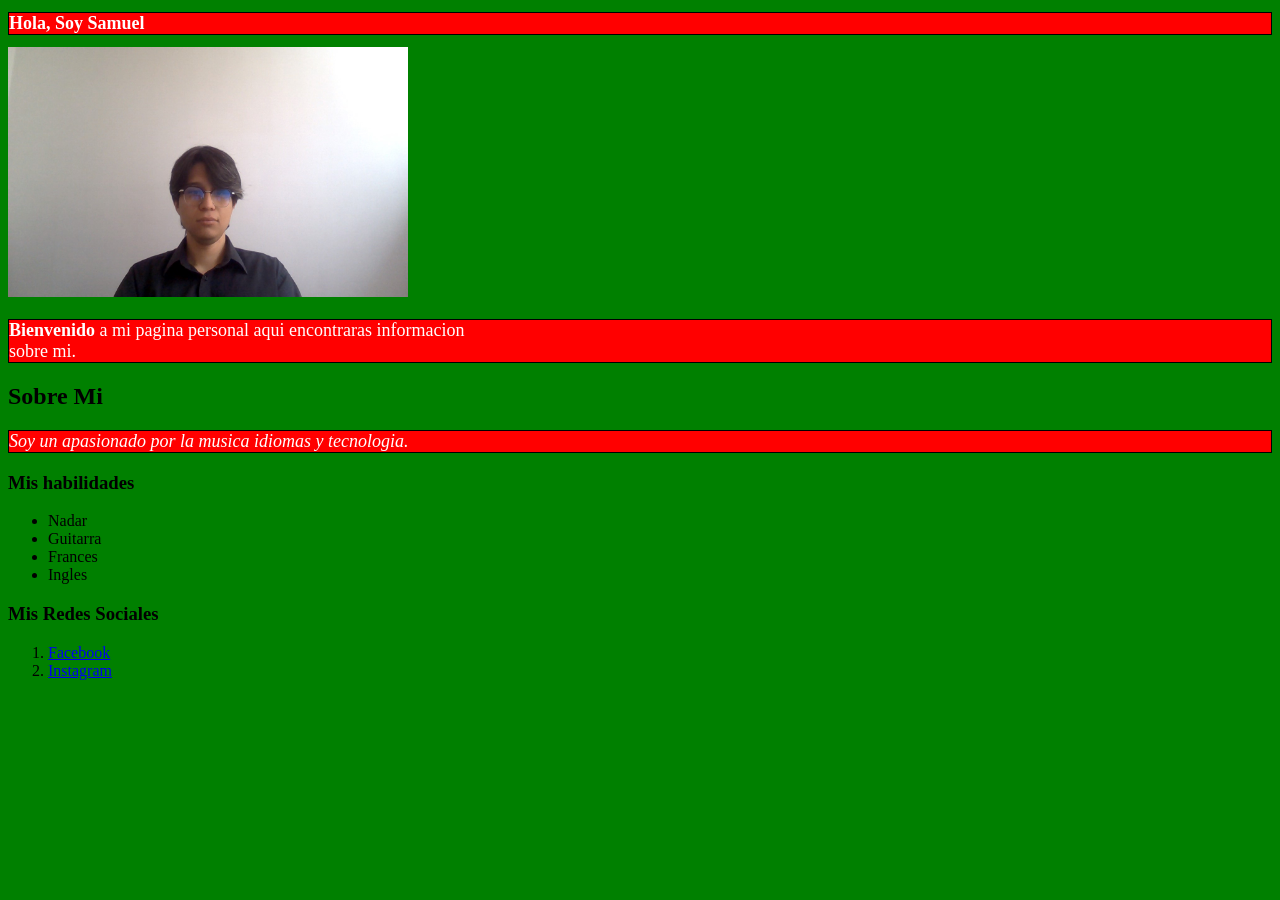
<file: index.html>
<!DOCTYPE html>
<html lang="en">
<head>
    <meta charset="UTF-8">
    <meta name="viewport" content="width=device-width, initial-scale=1.0">
    <title>Samuel Cardenas</title>
        <style>
        h1, p {
            border: 1px solid black;
        }
    </style>
    <link rel="stylesheet" href="stylesheet.css">
</head>
<body style="background: green;">
    <h1>Hola, Soy Samuel</h1>
    <img src="foto_sc.jpg" alt="imagen Samuel Cardenas" >
    <p><strong>Bienvenido</strong> a mi pagina personal aqui encontraras informacion <br> sobre mi.</p>
    <h2>Sobre Mi</h2>
    <p><em>Soy un apasionado por la musica idiomas y tecnologia.</em></p>
    <h3>Mis habilidades</h3>
    <ul>
      <li>Nadar</li>
      <li>Guitarra</li>
      <li>Frances</li>
      <li>Ingles</li>
    </ul>

    <h3>Mis Redes Sociales</h3>
    <ol>
      <li><a target="_blank" href="https://www.facebook.com/share/1Czo6vby97/">Facebook</a></li>
      <li><a target="_blank" href="https://www.instagram.com/samuel_cardenas14?igsh=MTlmeW04cnpqYzN3cQ==">Instagram</a></li>
    <ol>
</body>
</html>
</file>
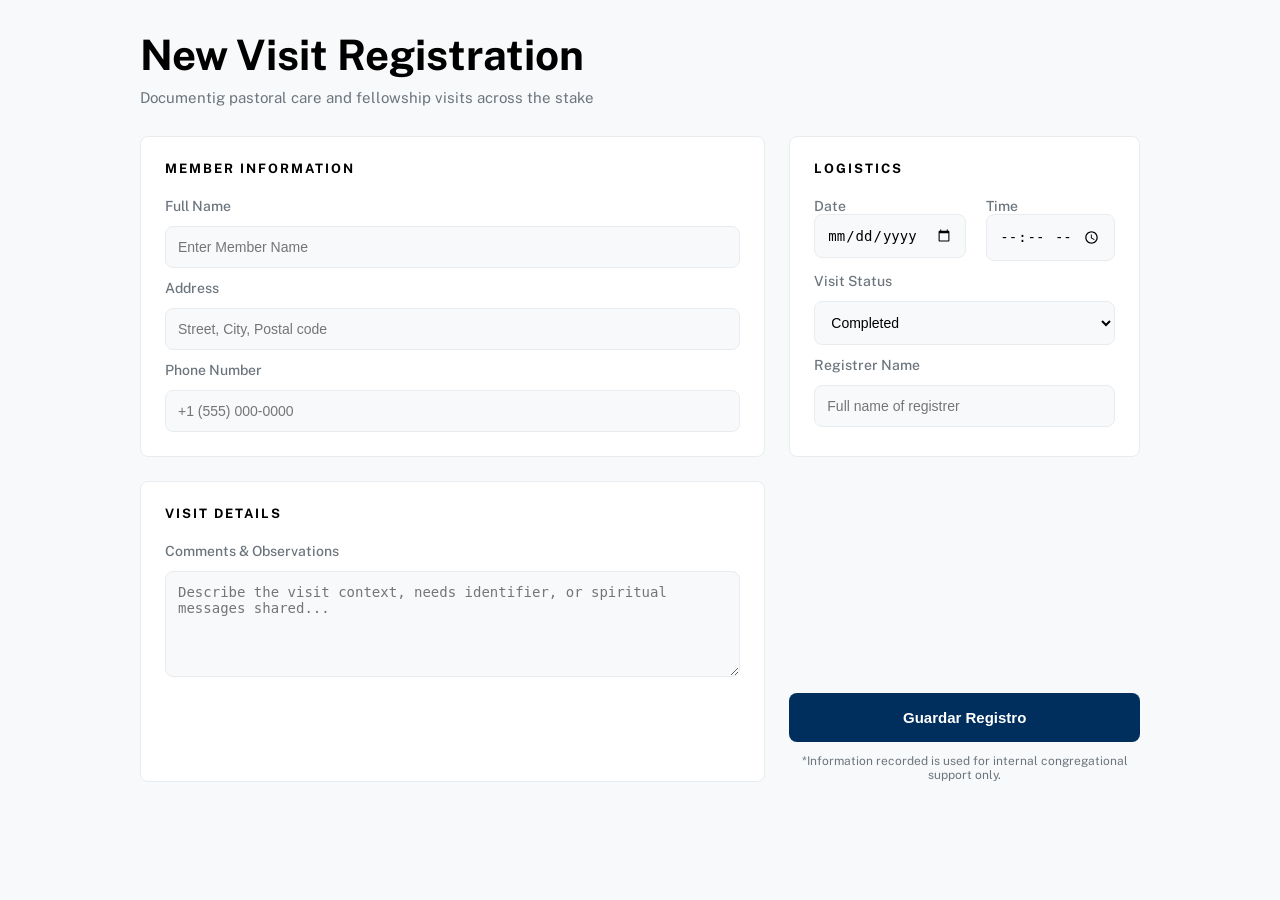
<file: Dia-3/index.html>
<!doctype html>
<html lang="en">
  <head>
    <meta charset="UTF-8" />
    <meta name="viewport" content="width=device-width, initial-scale=1.0" />
    <title>Formulario Sud</title>
    <link rel="stylesheet" href="styles.css" />
    <link rel="preconnect" href="https://fonts.googleapis.com">
    <link rel="preconnect" href="https://fonts.gstatic.com" crossorigin>
    <link href="https://fonts.googleapis.com/css2?family=Public+Sans:ital,wght@0,100..900;1,100..900&display=swap" rel="stylesheet">
  </head>
  <body>
    <div class="cajas">
      <h1>New Visit Registration</h1>
      <p class="subtitulo">Documentig pastoral care and fellowship visits across the stake</p>
      <form action="">
        <div class="caja1">
          <h2>MEMBER INFORMATION</h2>
          <label for="name">Full Name</label>
          <input
            type="text"
            id="name"
            name="name"
            placeholder="Enter Member Name"
          />
          <label for="address">Address</label>
          <input
            type="text"
            id="address"
            name="address"
            placeholder="Street, City, Postal code"
          />
          <label for="number">Phone Number</label>
          <input
            type="text"
            id="number"
            name="number"
            placeholder="+1 (555) 000-0000"
          />
        </div>

        <div class="caja2">
          <h2>LOGISTICS</h2>
          <div class="fila">
            <div class="campo">
              <label for="date">Date</label>
              <input type="date" id="date" name="date" />
            </div>
            <div class="campo">
              <label for="time">Time</label>
              <input type="time" id="time" name="time" />
            </div>
          </div>
          <label for="status">Visit Status</label>
          <select id="status" name="status">
            <option value="yes">Completed</option>
            <option value="no">No completed</option>
          </select>
          <label for="registrer">Registrer Name</label>
          <input
            type="text"
            id="registrer"
            name="registrer"
            placeholder="Full name of registrer"
          />
        </div>

        <div class="caja3">
          <h2>VISIT DETAILS</h2>
          <label for="comments">Comments & Observations</label>
          <textarea
            rows="5"
            name="comments"
            id="comments"
            placeholder="Describe the visit context, needs identifier, or spiritual messages shared..."></textarea>
        </div>

        <div class="caja4">
          <div class="mapa">
          <iframe
            src="https://www.google.com/maps/embed?pb=!1m14!1m12!1m3!1d31809.46363705142!2d-74.0818944!3d4.7382528!2m3!1f0!2f0!3f0!3m2!1i1024!2i768!4f13.1!5e0!3m2!1ses!2sco!4v1777740330560!5m2!1ses!2sco"
            style="border: 0"
            allowfullscreen=""
            loading="lazy"
            referrerpolicy="no-referrer-when-downgrade"
            frameborder="0"
          >
          </iframe>
          </div>
          <button type="submit">Guardar Registro</button>
          <p>
            *Information recorded is used for internal congregational support
            only.
          </p>
        </div>
      </form>
    </div>
  </body>
</html>
</file>
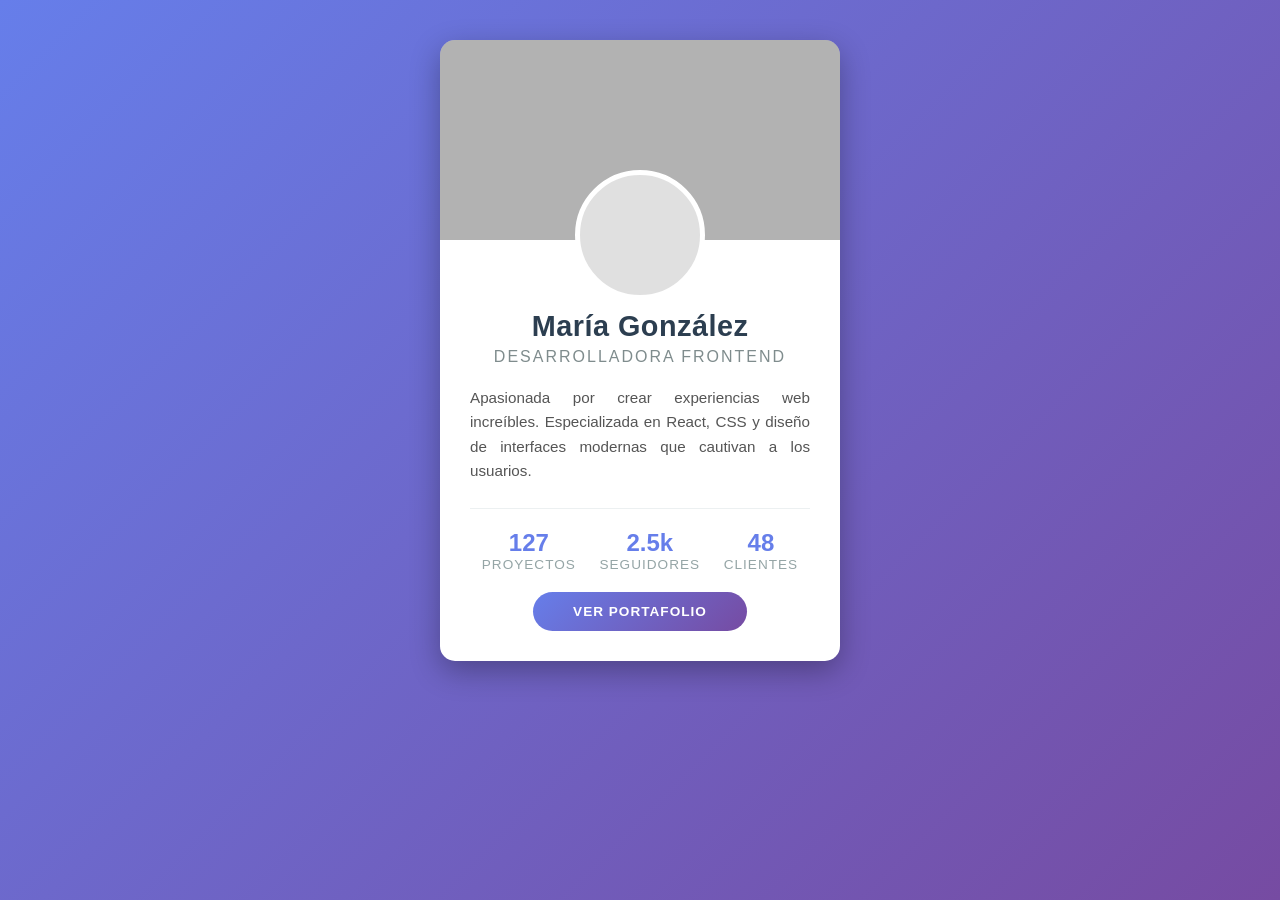
<file: dia2.html>
<html lang="es">
<head>
  <meta charset="UTF-8">
  <meta name="viewport" content="width=device-width, initial-scale=1.0">
  <title>Tarjeta de Perfil</title>
  <style>
    body {
      font-family: 'Segoe UI', Tahoma, Geneva, Verdana, sans-serif;
      background: linear-gradient(135deg, #667eea 0%, #764ba2 100%);
      padding: 40px;
      margin: 0;
    }

    .tarjeta {
      max-width: 400px;
      margin: 0 auto;
      background-color: white;
      border-radius: 15px;
      overflow: hidden;
      box-shadow: 0 10px 30px rgba(0, 0, 0, 0.3);
    }

    .cabecera {
      background-image: 
        linear-gradient(rgba(0, 0, 0, 0.3), rgba(0, 0, 0, 0.3)),
        url('https://images.unsplash.com/photo-1557683316-973673baf926');
      background-size: cover;
      background-position: center;
      height: 200px;
      position: relative;
    }

    .avatar {
      width: 120px;
      height: 120px;
      background-color: #e0e0e0;
      border-radius: 50%;
      position: absolute;
      bottom: -60px;
      left: 50%;
      transform: translateX(-50%);
      border: 5px solid white;
      background-image: url('https://i.pravatar.cc/120');
      background-size: cover;
      background-position: center;
    }

    .contenido {
      padding: 70px 30px 30px;
      text-align: center;
    }

    .nombre {
      font-size: 1.8rem;
      font-weight: 700;
      color: #2c3e50;
      margin: 0 0 5px 0;
      letter-spacing: 0.5px;
    }

    .profesion {
      font-size: 1rem;
      font-weight: 400;
      color: #7f8c8d;
      text-transform: uppercase;
      letter-spacing: 2px;
      margin: 0 0 20px 0;
    }

    .descripcion {
      font-size: 0.95rem;
      line-height: 1.6;
      color: #555;
      text-align: justify;
      margin: 0 0 25px 0;
    }

    .estadisticas {
      display: flex;
      justify-content: space-around;
      border-top: 1px solid #ecf0f1;
      padding-top: 20px;
    }

    .stat {
      text-align: center;
    }

    .stat-numero {
      font-size: 1.5rem;
      font-weight: 700;
      color: #667eea;
      display: block;
    }

    .stat-label {
      font-size: 0.85rem;
      color: #95a5a6;
      text-transform: uppercase;
      letter-spacing: 1px;
      margin-top: 5px;
    }

    .boton {
      background: linear-gradient(135deg, #667eea 0%, #764ba2 100%);
      color: white;
      text-decoration: none;
      padding: 12px 40px;
      border-radius: 25px;
      display: inline-block;
      margin-top: 20px;
      font-weight: 600;
      text-transform: uppercase;
      letter-spacing: 1px;
      font-size: 0.85rem;
      transition: transform 0.3s;
    }

    .boton:hover {
      transform: translateY(-2px);
      text-shadow: 0 2px 4px rgba(0, 0, 0, 0.2);
    }
  </style>
</head>
<body>
  <div class="tarjeta">
    <div class="cabecera">
      <div class="avatar"></div>
    </div>
    <div class="contenido">
      <h2 class="nombre">María González</h2>
      <p class="profesion">Desarrolladora Frontend</p>
      <p class="descripcion">
        Apasionada por crear experiencias web increíbles. Especializada en React, 
        CSS y diseño de interfaces modernas que cautivan a los usuarios.
      </p>
      <div class="estadisticas">
        <div class="stat">
          <span class="stat-numero">127</span>
          <span class="stat-label">Proyectos</span>
        </div>
        <div class="stat">
          <span class="stat-numero">2.5k</span>
          <span class="stat-label">Seguidores</span>
        </div>
        <div class="stat">
          <span class="stat-numero">48</span>
          <span class="stat-label">Clientes</span>
        </div>
      </div>
      <a href="#" class="boton">Ver Portafolio</a>
    </div>
  </div>
</body>
</html>
</file>
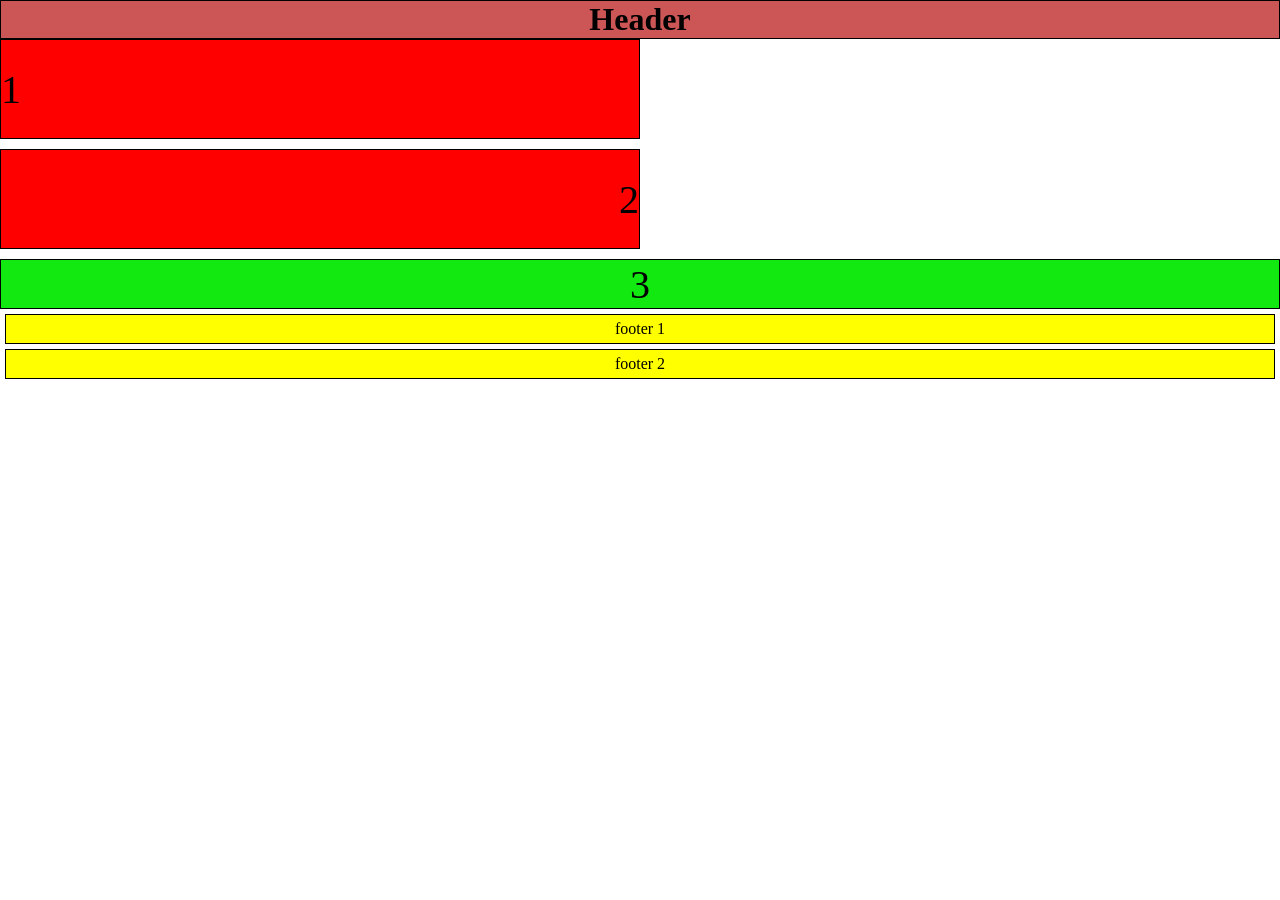
<file: Dia-4/layout.html>
<!DOCTYPE html>
<html lang="en">
<head>
    <meta charset="UTF-8">
    <meta name="viewport" content="width=device-width, initial-scale=1.0">
    <title>Document</title>
    <link rel="stylesheet" href="layout.css">
</head>
<body>

    <header>
        <h1>Header</h1>
    </header>

    <main>
       <div class="contenedor">
        <div class="caja-1">
            1
        </div>
        <div class="caja-2">
            2
        </div>
        <div class="caja-3">
            3
        </div>
       </div>
    </main>

    <footer class="footer1">
        footer 1
    </footer>
    <footer class="footer2">
        footer 2
    </footer>
</body>
</html>
</file>
<file: stylesheet.css>
p, h1 {
    color: white;
    background-color: red;
    font-size: 18px;
}

img {
    width: 400px;
    height: 250px;
}
</file>
<file: Dia-3/styles.css>
* {
    padding: 0px;
    margin: 0px;
    box-sizing: border-box;
}

h1 {
    font-size: 42px;
    font-weight: 700;
    margin-bottom: 10px;
}

h2 {
    font-size: 13px;
    letter-spacing: 2px;
    margin-bottom: 10px;
}

label {
    font-size: 14px;
    color: #6C757D;
    font-weight: 500;
}

form {
    display: grid;
    grid-template-columns: 2fr 1fr;
    gap: 24px;
}

.cajas {
    max-width: 1000px;
    margin: 0 auto;
}

body {
    background-color: #f8f9fa;
    padding: 30px;
    font-family: "Public Sans", sans-serif;
    color: 002e5d;
}

.caja1, .caja2, .caja3 {
    background-color: white;
    border: 1px solid #E9ECEF;
    border-radius: 8px;
    padding: 24px;
    display: flex;
    flex-direction: column;
    gap: 12px;
}

.caja4 {
    display: flex;
    flex-direction: column;
    gap: 12px;
}

input, select, textarea {
    width: 100%;
    padding: 12px;
    border: 1px solid #E9ECEF;
    border-radius: 8px;
    background-color: #f8f9fa;
    font-size: 14px;
}

.fila {
    display: grid;
    grid-template-columns: 1fr 1fr;
    gap: 20px;
}

.campo {
    display: flex;
    flex-direction: column;
}

.mapa {
    height: 200px;
    border-radius: 10px;
    overflow: hidden;
}

.mapa iframe{
    width: 100%;
    height: 100%;
}

button {
    width: 100%;
    padding: 16px;
    background-color: #002e5d;
    color: white;
    border: none;
    border-radius: 8px;
    font-size: 15px;
    font-weight: 600;
}

.caja4 p {
    font-size: 12px;
    color: #6C757D;
    text-align: center;
}

.subtitulo {
    color: #6C757D;
    margin-bottom: 30px;
    font-size: 15px;
}
</file>
<file: Dia-4/layout.css>
*{
    padding: 0;
    margin: 0;
    box-sizing: border-box;
}

h1 {
    border: black solid 1px;
    background-color: rgb(204, 85, 85);
    display: flex;
    justify-content: center;
}

.caja-1 {
    background-color: red;
    border: black solid 1px;
    height: 50px;
    display: flex;
    justify-content: left;
    align-items: center;
    font-size: 40px;
}

.caja-2 {
    background-color: aquamarine;
    border: black solid 1px;
    height: 50px;
    display: flex;
    justify-content: center;
    align-items: center;
    font-size: 40px;

}

.caja-3 {
    background-color: red;
    border: black solid 1px;
    height: 50px;
    display: flex;
    justify-content: right;
    align-items: center;
    font-size: 40px;

}

.footer1 {
    border: black solid 1px;
    background-color: yellow;
    height: 30px;
    display: flex;
    justify-content: center;
    align-items: center;
}

.footer2 {
    border: black solid 1px;
    background-color: yellow;
    height: 30px;
    display: flex;
    justify-content: center;
    align-items: center;

}

/* --- MOBILE FIRST BREAKPOINTS --- */
 
/* Small (sm) - 640px */
@media (min-width: 640px) {

        .contenedor {
        display: flex;
        flex-wrap: wrap;
        gap: 10px;
    }

        .caja-1, .caja-2 {
        width: 50%;
    }

    .caja-3 {
        width: 100%;
    }
        h1 {
        border: black solid 1px;
        background-color: rgb(204, 85, 85);
        display: flex;
        justify-content: center;
    }

    .caja-1 {
        background-color: red;
        border: black solid 1px;
        height: 100px;
        display: flex;
        justify-content: left;
        align-items: center;
        font-size: 40px;
    }

    .caja-2 {
        background-color: red;
        border: black solid 1px;
        height: 100px;
        display: flex;
        justify-content: right;
        align-items: center;
        font-size: 40px;
    }

    .caja-3 {
        background-color: rgb(17, 233, 17);
        border: black solid 1px;
        height: 50px;
        display: flex;
        justify-content: center;
        align-items: center;
        font-size: 40px;

    }

    .footer1 {
        border: black solid 1px;
        margin: 5px;
        background-color: yellow;
        height: 30px;
        display: flex;
        justify-content: center;
        align-items: center;
    }

    .footer2 {
        border: black solid 1px;
        margin: 5px;
        background-color: yellow;
        height: 30px;
        display: flex;
        justify-content: center;
        align-items: center;

    }
}
 
/* Medium (md) - 768px */
@media (min-width: 768px) {
  /* Tus estilos aquí */
}
 
/* Large (lg) - 1024px */
@media (min-width: 1024px) {
  /* Tus estilos aquí */
}
 
/* Extra Large (xl) - 1280px */
@media (min-width: 1280px) {
  /* Tus estilos aquí */
}
 
/* 2X Large (2xl) - 1536px */
@media (min-width: 1536px) {
  /* Tus estilos aquí */
}
</file>
